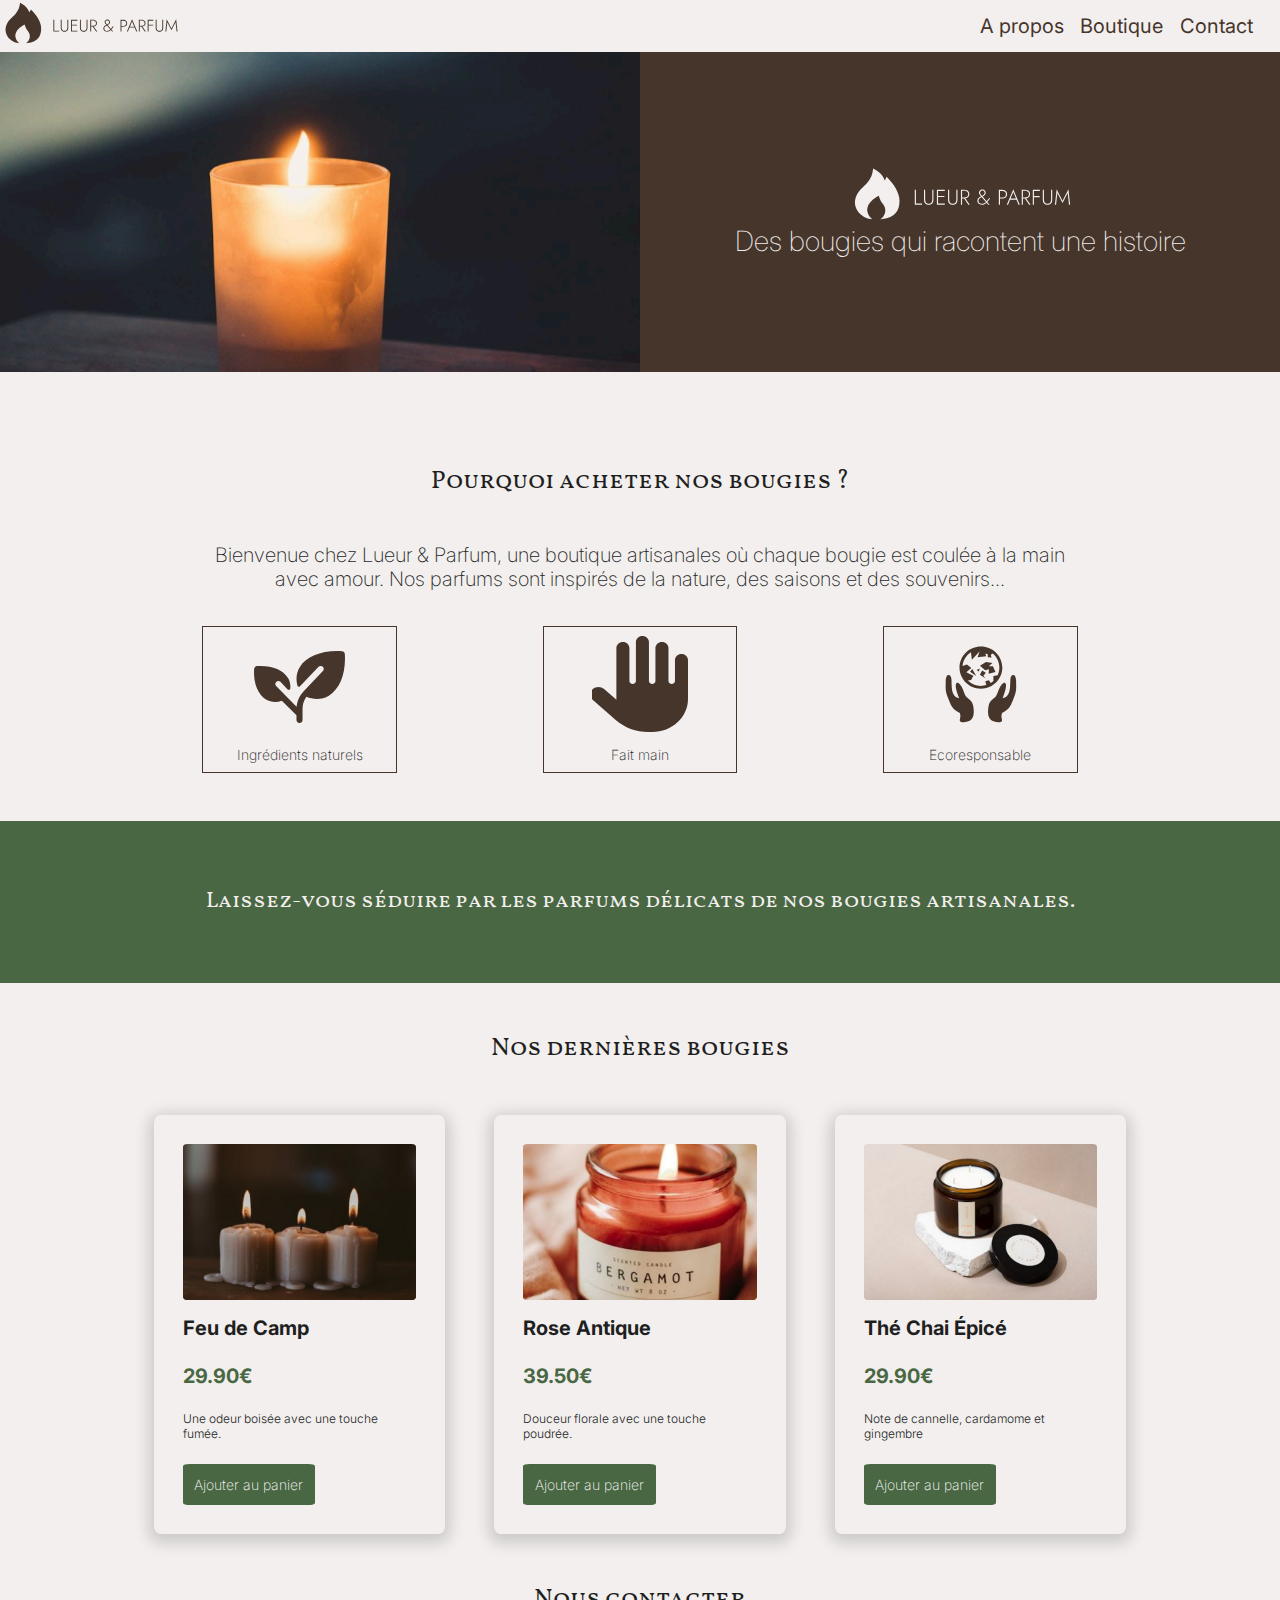
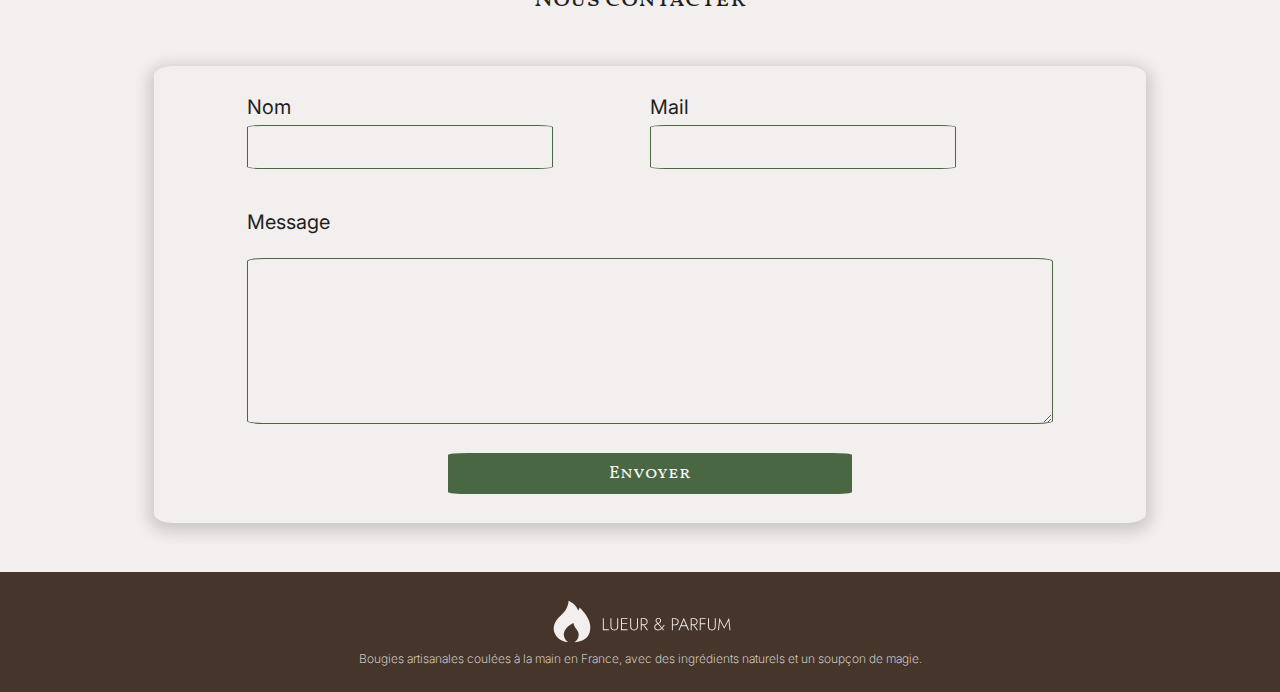
<file: index.html>
<!DOCTYPE html>
<html lang="fr">

<head>
  <meta charset="UTF-8" />
  <meta name="viewport" content="width=device-width, initial-scale=1.0" />
  <title>LUEUR & PARFUM</title>

  <link rel="stylesheet" href="./style.css" />
  <link rel="preconnect" href="https://fonts.googleapis.com">
  <link rel="preconnect" href="https://fonts.gstatic.com" crossorigin>
  <link
    href="https://fonts.googleapis.com/css2?family=Inter:ital,opsz,wght@0,14..32,100..900;1,14..32,100..900&display=swap"
    rel="stylesheet">
  <link rel="preconnect" href="https://fonts.googleapis.com">
  <link rel="preconnect" href="https://fonts.gstatic.com" crossorigin>
  <link href="https://fonts.googleapis.com/css2?family=Vollkorn+SC:wght@400;600;700;900&display=swap" rel="stylesheet">


</head>

<body>
  <!------------------------------------ HEADER -------------------------------->

  <header>
    <nav>

      <a href="./index.html"> <img class="logo" src="./assets/logoM.svg" alt="logo" /></a>

      <ul>
        <li> <a href="aPropos.html">A propos</a></li>
        <li> <a href="aPropos.html">Boutique</a></li>
        <li> <a href="aPropos.html">Contact</a></li>
      </ul>
    </nav>

    <section class="sect1">
      <img src="./assets/bougie.png" alt="photo bougie" id="imgProduit" />

      <section id="sectH1">
        <img id="imgLogoHeader" src="./assets/logoB.svg" alt="logo" />
        <h1>Des bougies qui racontent une histoire </h1>

      </section>
    </section>

  </header>

  <!--------------------------------- MAIN ---------------------------------------->

  <main>

    <section class="sectionCenter">

      <section id="sectFigCapP">

        <section id="h2P">
          <h2>Pourquoi acheter nos bougies ?</h2>
          <p>Bienvenue chez Lueur & Parfum, une boutique artisanales où chaque bougie est coulée à la main avec amour.
            Nos parfums sont inspirés de la nature, des saisons et des souvenirs...</p>
        </section>

        <section id="sectFigCap">

          <figure class="figCap">
            <img src="./assets/plant.svg" alt="icône plante" />
            <figcaption>Ingrédients naturels</figcaption>
          </figure>

          <figure class="figCap">
            <img src="./assets/hand.svg" alt="icône main" />
            <figcaption>Fait main</figcaption>
          </figure>

          <figure class="figCap">
            <img src="./assets/planet.svg" alt="icône planet" />
            <figcaption>Ecoresponsable</figcaption>
          </figure>
        </section>

      </section>

    </section>


    <!-- <section id="imgP">
    <img src="./assets/hand.svg" alt="">
    <p>Ingrédient naturels</p>
</section> -->
    <!-- ---------------------------------------------------------------------------------------------------  -->
    <section id="bandeVerte">
      <h2>Laissez-vous séduire par les parfums délicats de nos bougies artisanales.</h2>
    </section>

    <!-- ----------------------------------------------------------------------------------------------------- -->
    <section id="sectCardForm" class="sectionCenter">

      <h2>Nos dernières bougies</h2>

      <section id="sectCard">
        <article class="card">
          <img src="./assets/bougiesCarte/photoBougieCarte.png" alt="photo bougie">
          <h3>Feu de Camp</h3>
          <h4>29.90€</h4>
          <p>Une odeur boisée avec une touche fumée.</p>
          <button>Ajouter au panier</button>
        </article>

        <article class="card">
          <img src="./assets/bougiesCarte/photoBergamot.png" alt="photo bougie">
          <h3>Rose Antique</h3>
          <h4>39.50€</h4>
          <p>Douceur florale avec une touche poudrée.</p>
          <button>Ajouter au panier</button>
        </article>

        <article class="card">
          <img src="./assets/bougiesCarte/photoBougieNoir.png" alt="photo bougie">
          <h3>Thé Chai Épicé</h3>
          <h4>29.90€</h4>
          <p>Note de cannelle, cardamome et gingembre</p>
          <button>Ajouter au panier</button>
      </section>
      <!-- -------------------------------- -->

      <h2>Nous contacter</h2>
      <section id="sectForm" class="card" class="sectionCenter">

            <form action="">
              <section id="sectionNomMail">
              <section>
              <label for="Nom">Nom</label>
              </br>
              <input type="text">
            </section>

          <section class="sectionCenter">
            <label for="Mail">Mail</label>
            </br>
            <input type="email" name="" id="">
          </section>
        </section>

        <section>
          <label for="message">Message</label>
          <br>
          <textarea name="utilisateur" id="message"></textarea>
        </section>

        <button id="button">Envoyer</button>
        </form>
        

      </section>
      <!-- -------------------------------- -->

  </main>

  <!------------------------------------- FOOTER --------------------------------->

  <footer>
    <a href="./index.html"> <img src="./assets/logoB.svg" alt="logo" /></a>
    <p>Bougies artisanales coulées à la main en France, avec des ingrédients naturels et un soupçon de magie.</p>
  </footer>

</body>

</html>
</file>
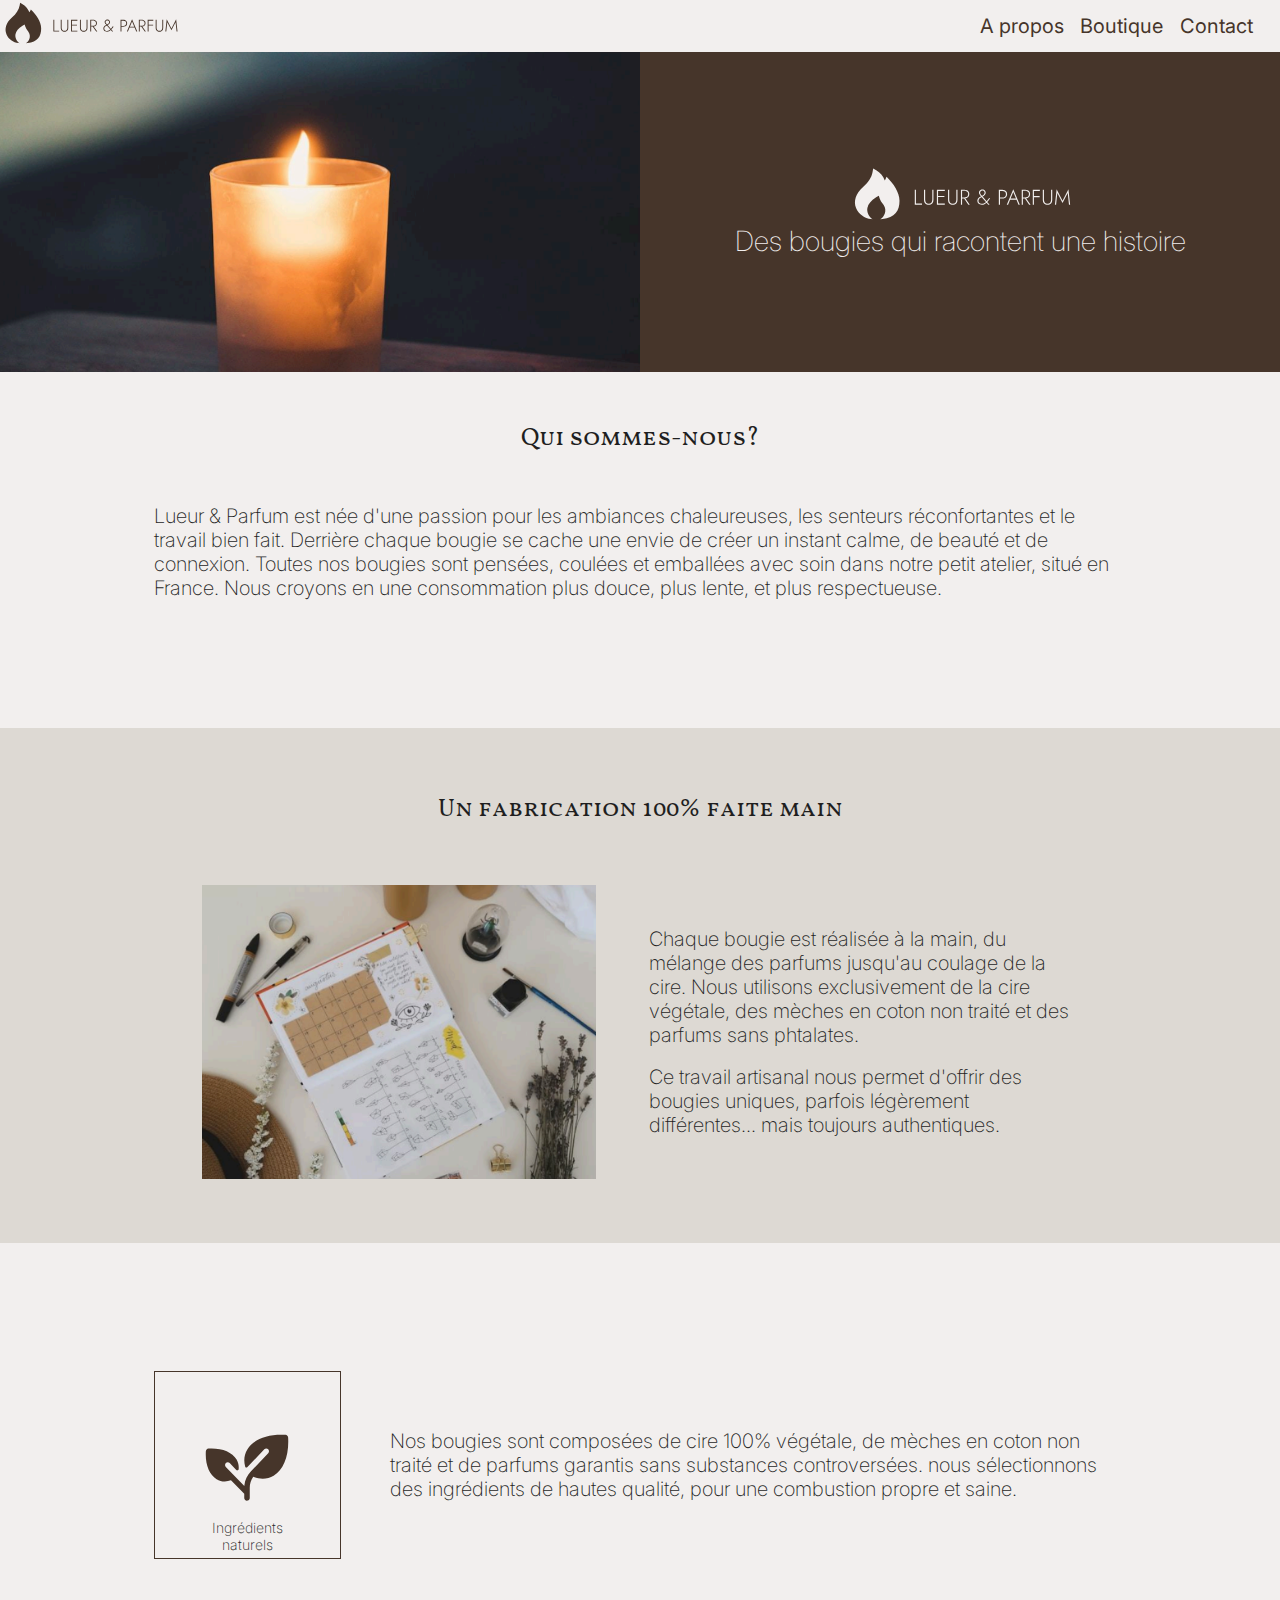
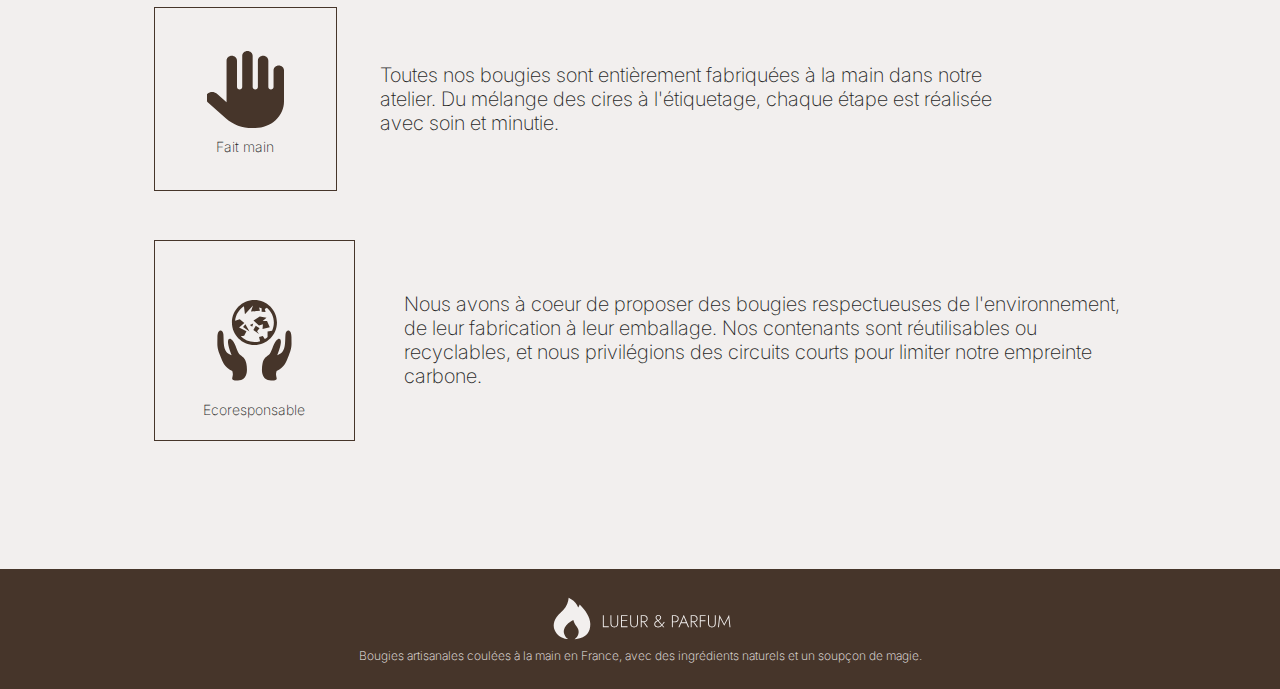
<file: apropos.html>
<!DOCTYPE html>
<html lang="fr">
  <head>
    <meta charset="UTF-8" />
    <meta name="viewport" content="width=device-width, initial-scale=1.0" />
    <title>A propos de LUEUR & PARFUM</title>

    <link rel="stylesheet" href="./style.css" />
    <link rel="stylesheet" href="./aPropos.css" />
    <link rel="preconnect" href="https://fonts.googleapis.com" />
    <link rel="preconnect" href="https://fonts.gstatic.com" crossorigin />
    <link
      href="https://fonts.googleapis.com/css2?family=Inter:ital,opsz,wght@0,14..32,100..900;1,14..32,100..900&display=swap"
      rel="stylesheet"
    />
    <link rel="preconnect" href="https://fonts.googleapis.com" />
    <link rel="preconnect" href="https://fonts.gstatic.com" crossorigin />
    <link
      href="https://fonts.googleapis.com/css2?family=Vollkorn+SC:wght@400;600;700;900&display=swap"
      rel="stylesheet"
    />
  </head>

  <body>
    <!------------------------------------ HEADER -------------------------------->

    <header>
      <nav>
        <a href="./index.html">
          <img class="logo" src="./assets/logoM.svg" alt="logo"
        /></a>

        <ul>
            <li> <a href="aPropos.html">A propos</a></li>
            <li> <a href="aPropos.html">Boutique</a></li>
            <li> <a href="aPropos.html">Contact</a></li>
        </ul>
      </nav>

      <section class="sect1">
        <img src="./assets/bougie.png" alt="photo bougie" id="imgProduit" />

        <section id="sectH1">
          <img id="imgLogoHeader" src="./assets/logoB.svg" alt="logo" />
          <h1>Des bougies qui racontent une histoire</h1>
        </section>
      </section>
    </header>

    <!--------------------------------- MAIN ---------------------------------------->
    <main>
      <section class="sectionCenter">
        <h2>Qui sommes-nous?</h2>
        <p>
          Lueur & Parfum est née d'une passion pour les ambiances chaleureuses,
          les senteurs réconfortantes et le travail bien fait. Derrière chaque
          bougie se cache une envie de créer un instant calme, de beauté et de
          connexion. Toutes nos bougies sont pensées, coulées et emballées avec
          soin dans notre petit atelier, situé en France. Nous croyons en une
          consommation plus douce, plus lente, et plus respectueuse.
        </p>
      </section>

      <section id="sectionFabricationMain">
        <h2>Un fabrication 100% faite main</h2>

        <section id="sectionPhotoTexte" class="sectionCenter">
          <img src="./assets/photoFabricationMain.png" alt="photo" />

          <section id="pSectionFab">
            <p>
              Chaque bougie est réalisée à la main, du mélange des parfums
              jusqu'au coulage de la cire. Nous utilisons exclusivement de la
              cire végétale, des mèches en coton non traité et des parfums sans
              phtalates.
            </p>
            <p>
              Ce travail artisanal nous permet d'offrir des bougies uniques,
              parfois légèrement différentes... mais toujours authentiques.
            </p>
          </section>
        </section>
      </section>

      <section id="figParag" class="sectionCenter">
        <section class="iconeText">
          <figure class="figCap">
            <img src="./assets/plant.svg" alt="icône plante" />
            <figcaption>Ingrédients naturels</figcaption>
          </figure>
          <p>
            Nos bougies sont composées de cire 100% végétale, de mèches en coton
            non traité et de parfums garantis sans substances controversées.
            nous sélectionnons des ingrédients de hautes qualité, pour une
            combustion propre et saine.
          </p>
        </section>

        <section class="iconeText" id="iconeMain">
          <figure class="figCap">
            <img src="./assets/hand.svg" alt="icône main" />
            <figcaption>Fait main</figcaption>
          </figure>
          <p>
            Toutes nos bougies sont entièrement fabriquées à la main dans notre
            atelier. Du mélange des cires à l'étiquetage, chaque étape est
            réalisée avec soin et minutie.
          </p>
        </section>

        <section class="iconeText">
          <figure class="figCap">
            <img src="./assets/planet.svg" alt="icône planet" />
            <figcaption>Ecoresponsable</figcaption>
          </figure>
          <p>
            Nous avons à coeur de proposer des bougies respectueuses de
            l'environnement, de leur fabrication à leur emballage. Nos
            contenants sont réutilisables ou recyclables, et nous privilégions
            des circuits courts pour limiter notre empreinte carbone.
          </p>
        </section>
      </section>
    </main>

    <!------------------------------------- FOOTER --------------------------------->

    <footer>
      <a href="./index.html"> <img src="./assets/logoB.svg" alt="logo" /></a>
      <p>
        Bougies artisanales coulées à la main en France, avec des ingrédients
        naturels et un soupçon de magie.
      </p>
    </footer>
  </body>
</html>
</file>
<file: style.css>
* {
  margin: 0%;
  font-family: "Inter", sans-serif;
  font-style: normal;
  font-weight: 200;
  color: #1f1f1f;
  font-size: 20px;
}

/* -----------------------------------------------------------------------  HEADER*/

.logo {
  width: 70%;
  object-fit: cover;
}

nav {
  display: flex;
  justify-content: space-between;
  cursor: pointer;
  align-items: center;
}

ul {
  display: flex;
  list-style-type: none;
}

ul a {
  text-decoration: none;
  color: #46352a;
  font-weight: 400;
}

ul li {
  width: 100px;
}
#imgLogoHeader {
  width: 35%;
}

/* ------------------------------------------------------------------------- MAIN */

h2 {
  font-family: "Vollkorn SC", serif;
  font-weight: 200;
  font-style: normal;
}

body {
  background-color: #f2efee;
}

.sectionCenter {
  align-items: center;
  margin-left: 12%;
  margin-right: 12%;
}

#imgProduit {
  width: 50%;
  object-fit: cover;
}

.sect1 {
  display: flex;
}

#sectH1 {
  width: 100%;
  display: flex;
  width: 100%;
  flex-direction: column;
  align-items: center;
  justify-content: center;
  color: white;
  background-color: #46352a;

  h1 {
    font-weight: 150;
    font-size: 28px;
    color: #f2efee;
  }
}

.figCap {
  border: solid 1px;
  border-color: #46352a;
  color: #46352a;
  width: 20%;
  padding: 1%;
  text-align: center;
  img {
    width: 55%;
  }

  figCaption {
    font-size: 14px;
    text-align: center;
    margin-top: 5%;
  }
}

/* #imgP{
    border: solid 1px;
    width: 13%;
    text-align: center;
} */

#h2P {
  text-align: center;
  margin-bottom: 4%;
}

#sectFigCapP {
  display: flex;
  flex-direction: column;
  padding: 5%;
}

#sectFigCap {
  display: flex;
  justify-content: space-between;
}

h2 {
  font-size: 25px;
  text-align: center;
  margin: 5%;
}

#h2P p {
  font-size: 20px;
}

/* ------------------------------------------------------------- */
#bandeVerte {
  background-color: #4a6743;
  padding: 0.1%;
  h2 {
    color: #f2efee;
    font-weight: 200;
    font-size: 22px;
  }
  text-align: center;
}
/* --------------------------------------------------------------- */
.card {
  color: #333333;
  box-shadow: 0 4px 15px 5px #00000029;
  width: 25%;
  padding: 3%;
  border-radius: 2%;
  img {
    width: 100%;
    height: auto;
    border-radius: 2%;
    aspect-ratio: 1.5; /* Assure un ratio carré. On aurait pu mettre height 320px */
    object-fit: cover;
    margin-bottom: 5%;
  }
  p {
    font-weight: 300;
    font-size: 12px;
  }
  h3 {
    margin-bottom: 10%;
    font-weight: 700;
  }
  h4 {
    color: #4a6743;
    margin-bottom: 10%;
    font-weight: 700;
  }
  button {
    background-color: #4a6743;
    color: #f8f8f8;
    padding: 5%;
    border-radius: 5%;
    border: none;
    font-size: 14px;
    margin-top: 10%;
  }
}

#sectCard {
  display: flex;
  gap: 5%;
  justify-content: center;
}
/* ------------------------------------- */
#sectForm {
  margin-bottom: 5%;
  width: 96%;
  display: flex;
  justify-content: center;
  align-items: center;

  #sectionNomMail {
    display: flex;
    flex-wrap: wrap;
    margin-bottom: 5%;
    width: 100%;
    justify-content: center;
  }

  form {
    display: flex;
    flex-direction: column;
    align-items: center;
    label {
      font-weight: 400;
    }

    #button {
      font-family: "Vollkorn SC", serif;
      font-weight: 200;
      font-style: normal;
      font-size: 18px;
      padding: 1%;
      padding-left: 20%;
      padding-right: 20%;
      margin-top: 3%;
    }

    input {
      background-color: #f2efee;
      border: solid 1px #4a6743;
      border-radius: 5%;
      margin-top: 2%;
      width: 15em;
      height: 2em;
    }

    textarea {
      border-radius: 2%;
      margin-top: 3%;
      background-color: #f2efee;
      border: solid 1px #4a6743;
      height: 8em;
      width: 40em;
    }
  }
}

/* -------------------------------------------------------------------FOOTER */
footer {
  background-color: #46352a;
  text-align: center;
  padding: 2%;
  a img {
    width: 15%;
    object-fit: cover;
  }
  p {
    color: #f2efee;
    font-size: 12px;
  }
}
</file>
<file: aPropos.css>
#sectionFabricationMain {
  background-color: #ddd9d3;
  padding: 5%;
  align-items: center;
  h2 {
    margin-top: 0%;
  }
  margin-top: 10%;
}

#sectionPhotoTexte {
  display: flex;

  img {
    width: 45%;
  }
  align-items: center;
  gap: 5%;
}

#pSectionFab {
  flex-direction: column;
  p {
    padding: 2%;
    font-size: 20px;
  }
}

.iconeText {
  display: flex;
  gap: 5%;
  align-items: center;
  margin-bottom: 5%;
  p {
    font-size: 20px;
    text-align: left;
    align-content: center;
  }
  figure {
    width: 25%;
    height: 50%;
    padding: 5%;
    aspect-ratio: 1;
    object-fit: cover;
    border: solid 1.5px;
    img {
      width: 100%;
    }
  }
}

#iconeMain {
  width: 88%;
  img {
    width: 80%;
  }
}

#figParag {
  margin-top: 10%;
  margin-bottom: 10%;
}
</file>
